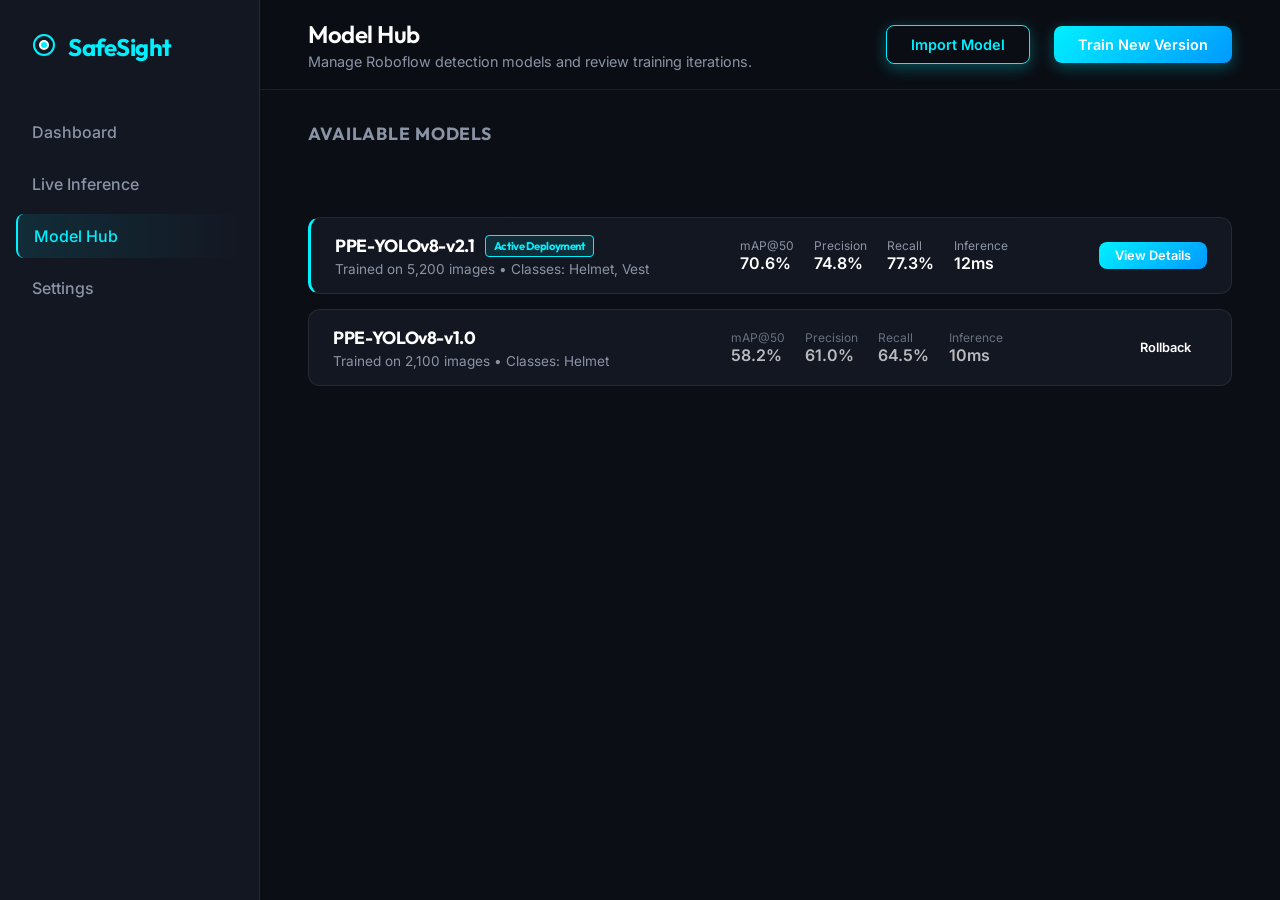
<file: model-hub.html>
<!DOCTYPE html>
<html lang="en">
<head>
    <meta charset="UTF-8">
    <meta name="viewport" content="width=device-width, initial-scale=1.0">
    <title>Model Hub - PPE Safety</title>
    <link rel="preconnect" href="https://fonts.googleapis.com">
    <link rel="preconnect" href="https://fonts.gstatic.com" crossorigin>
    <link href="https://fonts.googleapis.com/css2?family=Inter:wght@300;400;500;600;700&family=Outfit:wght@500;600;700&display=swap" rel="stylesheet">
    <link rel="stylesheet" href="index.css">
    <style>
        .model-list { display: flex; flex-direction: column; gap: 15px; }
        .model-row { 
            background: var(--bg-card); border: 1px solid var(--border-color);
            padding: 1rem 1.5rem; border-radius: 12px; display: flex; justify-content: space-between;
            align-items: center; transition: var(--transition-fast);
        }
        .model-row:hover { background: var(--bg-card-hover); cursor: pointer; }
        .model-info h4 { font-size: 1.1rem; margin-bottom: 4px; display: flex; align-items: center; gap: 10px; }
        .model-info p { color: var(--text-secondary); font-size: 0.85rem; }
        .model-stats { display: flex; gap: 20px; }
        .stat-item { display: flex; flex-direction: column;  }
        .stat-label { font-size: 0.75rem; color: var(--text-secondary); }
        .stat-val { font-weight: 600; color: var(--text-primary); }
        .active-badge { background: rgba(0, 240, 255, 0.1); color: var(--accent-cyan); padding: 3px 8px; border-radius: 4px; font-size: 0.7rem; border: 1px solid var(--accent-cyan); }
    </style>
</head>
<body>
    <div class="app-container">
        <!-- Sidebar Navigation -->
        <nav class="sidebar">
            <div class="brand">
                <div class="logo">
                    <svg viewBox="0 0 24 24" width="24" height="24" fill="none" stroke="currentColor" stroke-width="2">
                        <circle cx="12" cy="12" r="10" stroke="#00F0FF" />
                        <circle cx="12" cy="12" r="4" fill="#00F0FF" />
                    </svg>
                </div>
                <h2>SafeSight</h2>
            </div>
            <ul class="nav-links">
                <li><a href="index.html">Dashboard</a></li>
                <li><a href="live-inference.html">Live Inference</a></li>
                <li class="active"><a href="model-hub.html">Model Hub</a></li>
                <li><a href="settings.html">Settings</a></li>
            </ul>
        </nav>

        <main class="main-content">
            <header class="header">
                <div class="title-area">
                    <h1>Model Hub</h1>
                    <p class="subtitle">Manage Roboflow detection models and review training iterations.</p>
                </div>
                <div class="header-actions">
                    <button class="primary-btn" style="background: transparent; border: 1px solid var(--accent-cyan); color: var(--accent-cyan);">Import Model</button>
                    <button class="primary-btn">Train New Version</button>
                </div>
            </header>

            <div class="content-grid" style="padding-top: 2rem;">
                <h3 class="section-title">Available Models</h3>
                
                <div class="model-list">
                    <div class="model-row" style="border-left: 3px solid var(--accent-cyan);">
                        <div class="model-info">
                            <h4>PPE-YOLOv8-v2.1 <span class="active-badge">Active Deployment</span></h4>
                            <p>Trained on 5,200 images • Classes: Helmet, Vest</p>
                        </div>
                        <div class="model-stats">
                            <div class="stat-item"><span class="stat-label">mAP@50</span><span class="stat-val">70.6%</span></div>
                            <div class="stat-item"><span class="stat-label">Precision</span><span class="stat-val">74.8%</span></div>
                            <div class="stat-item"><span class="stat-label">Recall</span><span class="stat-val">77.3%</span></div>
                            <div class="stat-item"><span class="stat-label">Inference</span><span class="stat-val">12ms</span></div>
                        </div>
                        <div class="model-actions">
                            <button class="primary-btn" style="padding: 0.4rem 1rem; font-size: 0.8rem; box-shadow: none;">View Details</button>
                        </div>
                    </div>

                    <div class="model-row">
                        <div class="model-info">
                            <h4>PPE-YOLOv8-v1.0</h4>
                            <p>Trained on 2,100 images • Classes: Helmet</p>
                        </div>
                        <div class="model-stats" style="opacity: 0.7;">
                            <div class="stat-item"><span class="stat-label">mAP@50</span><span class="stat-val">58.2%</span></div>
                            <div class="stat-item"><span class="stat-label">Precision</span><span class="stat-val">61.0%</span></div>
                            <div class="stat-item"><span class="stat-label">Recall</span><span class="stat-val">64.5%</span></div>
                            <div class="stat-item"><span class="stat-label">Inference</span><span class="stat-val">10ms</span></div>
                        </div>
                        <div class="model-actions">
                            <button class="primary-btn" style="padding: 0.4rem 1rem; font-size: 0.8rem; background: var(--bg-surface); color: var(--text-primary); box-shadow: none;">Rollback</button>
                        </div>
                    </div>
                </div>
            </div>
        </main>
    </div>
</body>
</html>
</file>
<file: index.css>
/* =========================================
   Design System Variables
========================================= */
:root {
    /* Color Palette */
    --bg-dark: #0B0E14;
    --bg-surface: #131722;
    --bg-card: rgba(26, 31, 43, 0.6);
    --bg-card-hover: rgba(33, 40, 56, 0.8);
    
    --text-primary: #FFFFFF;
    --text-secondary: #8B94A6;
    
    /* Brand & Accents */
    --accent-cyan: #00F0FF;
    --accent-green: #00E676;
    --accent-purple: #B25AFF;
    --accent-orange: #FF8F00;
    --accent-danger: #FF2A5F;
    
    /* Borders & Shadows */
    --border-color: rgba(255, 255, 255, 0.08);
    --shadow-sm: 0 4px 12px rgba(0, 0, 0, 0.2);
    --shadow-neon: 0 0 20px rgba(0, 240, 255, 0.15);
    
    /* Typography */
    --font-heading: 'Outfit', sans-serif;
    --font-body: 'Inter', sans-serif;
    
    /* Transitions */
    --transition-fast: 0.2s cubic-bezier(0.4, 0, 0.2, 1);
    --transition-smooth: 0.4s cubic-bezier(0.16, 1, 0.3, 1);
}

/* =========================================
   Reset & Base
========================================= */
* {
    margin: 0;
    padding: 0;
    box-sizing: border-box;
}

body {
    background-color: var(--bg-dark);
    color: var(--text-primary);
    font-family: var(--font-body);
    min-height: 100vh;
    overflow-x: hidden;
}

h1, h2, h3, h4, h5, h6 {
    font-family: var(--font-heading);
    letter-spacing: -0.02em;
}

/* =========================================
   Layout
========================================= */
.app-container {
    display: flex;
    min-height: 100vh;
}

/* Sidebar */
.sidebar {
    width: 260px;
    background-color: var(--bg-surface);
    border-right: 1px solid var(--border-color);
    padding: 2rem 0;
    display: flex;
    flex-direction: column;
}

.brand {
    padding: 0 2rem;
    display: flex;
    align-items: center;
    gap: 12px;
    margin-bottom: 3rem;
}

.brand h2 {
    font-size: 1.5rem;
    color: var(--accent-cyan);
    font-weight: 700;
}

.nav-links {
    list-style: none;
    display: flex;
    flex-direction: column;
    gap: 0.5rem;
}

.nav-links li {
    padding: 0 1rem;
}

.nav-links a {
    text-decoration: none;
    color: var(--text-secondary);
    padding: 0.75rem 1rem;
    border-radius: 8px;
    display: block;
    transition: var(--transition-fast);
    font-weight: 500;
}

.nav-links a:hover {
    color: var(--text-primary);
    background-color: rgba(255, 255, 255, 0.05);
}

.nav-links li.active a {
    color: var(--accent-cyan);
    background: linear-gradient(90deg, rgba(0, 240, 255, 0.1) 0%, transparent 100%);
    border-left: 2px solid var(--accent-cyan);
}

/* Main Content */
.main-content {
    flex: 1;
    display: flex;
    flex-direction: column;
}

.header {
    height: 90px;
    padding: 0 3rem;
    display: flex;
    align-items: center;
    justify-content: space-between;
    border-bottom: 1px solid var(--border-color);
    background: rgba(11, 14, 20, 0.8);
    backdrop-filter: blur(12px);
    position: sticky;
    top: 0;
    z-index: 10;
}

.title-area h1 {
    font-size: 1.5rem;
    font-weight: 600;
    margin-bottom: 4px;
}

.title-area .subtitle {
    color: var(--text-secondary);
    font-size: 0.9rem;
}

.header-actions {
    display: flex;
    align-items: center;
    gap: 1.5rem;
}

.primary-btn {
    background: linear-gradient(135deg, var(--accent-cyan) 0%, #0099FF 100%);
    color: #fff;
    border: none;
    padding: 0.6rem 1.5rem;
    border-radius: 8px;
    font-weight: 600;
    font-family: var(--font-body);
    font-size: 0.9rem;
    cursor: pointer;
    box-shadow: 0 4px 15px rgba(0, 240, 255, 0.3);
    transition: var(--transition-fast);
}

.primary-btn:hover {
    transform: translateY(-2px);
    box-shadow: 0 6px 20px rgba(0, 240, 255, 0.4);
}

.profile img {
    border-radius: 50%;
    width: 40px;
    height: 40px;
    border: 2px solid var(--border-color);
}

.content-grid {
    padding: 2.5rem 3rem;
    display: flex;
    flex-direction: column;
    gap: 3rem;
}

/* =========================================
   Metrics Section
========================================= */
.section-title {
    font-size: 1.1rem;
    color: var(--text-secondary);
    text-transform: uppercase;
    letter-spacing: 0.05em;
    margin-bottom: 1.5rem;
}

.metrics-grid {
    display: grid;
    grid-template-columns: repeat(auto-fit, minmax(220px, 1fr));
    gap: 1.5rem;
}

.metric-card {
    background-color: var(--bg-card);
    border: 1px solid var(--border-color);
    border-radius: 16px;
    padding: 1.5rem;
    display: flex;
    align-items: center;
    gap: 1rem;
    transition: var(--transition-smooth);
    position: relative;
    overflow: hidden;
    backdrop-filter: blur(10px);
}

/* The glowing line effect at top of card */
.metric-card::before {
    content: '';
    position: absolute;
    top: 0;
    left: 0;
    right: 0;
    height: 2px;
    background: transparent;
    transition: var(--transition-smooth);
}

.metric-card:hover {
    background-color: var(--bg-card-hover);
    transform: translateY(-4px);
    box-shadow: var(--shadow-sm);
}

.metric-card[data-hover-glow="cyan"]:hover::before {
    background: var(--accent-cyan);
    box-shadow: 0 0 10px var(--accent-cyan);
}
.metric-card[data-hover-glow="green"]:hover::before {
    background: var(--accent-green);
    box-shadow: 0 0 10px var(--accent-green);
}
.metric-card[data-hover-glow="purple"]:hover::before {
    background: var(--accent-purple);
    box-shadow: 0 0 10px var(--accent-purple);
}
.metric-card[data-hover-glow="orange"]:hover::before {
    background: var(--accent-orange);
    box-shadow: 0 0 10px var(--accent-orange);
}

.metric-info {
    display: flex;
    flex-direction: column;
}

.metric-label {
    font-size: 0.85rem;
    color: var(--text-secondary);
    margin-bottom: 0.25rem;
}

.metric-value {
    font-size: 2rem;
    font-weight: 700;
    color: var(--text-primary);
}
.metric-value .unit {
    font-size: 1rem;
    margin-left: 2px;
    color: var(--text-secondary);
}

/* =========================================
   Comparison Section (Concepts)
========================================= */
.comparison-cards {
    display: grid;
    grid-template-columns: 1fr 1fr;
    gap: 2rem;
}

.chart-card, .feed-card {
    background-color: var(--bg-card);
    border: 1px solid var(--border-color);
    border-radius: 16px;
    padding: 1.5rem;
    display: flex;
    flex-direction: column;
}

.chart-header, .feed-header {
    display: flex;
    justify-content: space-between;
    align-items: center;
    margin-bottom: 1.5rem;
}

.badge.warning {
    background-color: rgba(255, 143, 0, 0.1);
    color: var(--accent-orange);
    padding: 4px 10px;
    border-radius: 12px;
    font-size: 0.75rem;
    font-weight: 600;
    border: 1px solid rgba(255, 143, 0, 0.2);
}

.live-indicator {
    display: flex;
    align-items: center;
    gap: 6px;
    color: var(--accent-danger);
    font-size: 0.8rem;
    font-weight: 700;
    letter-spacing: 0.05em;
}

.live-indicator .dot {
    width: 8px;
    height: 8px;
    background-color: var(--accent-danger);
    border-radius: 50%;
    animation: pulse 1.5s infinite;
}

@keyframes pulse {
    0% { transform: scale(0.95); box-shadow: 0 0 0 0 rgba(255, 42, 95, 0.7); }
    70% { transform: scale(1); box-shadow: 0 0 0 6px rgba(255, 42, 95, 0); }
    100% { transform: scale(0.95); box-shadow: 0 0 0 0 rgba(255, 42, 95, 0); }
}

/* Base style for chart via JS later */
.bar-chart-container {
    flex: 1;
    min-height: 250px;
    display: flex;
    align-items: flex-end;
    gap: 15px;
    justify-content: space-around;
    padding: 20px 10px 0;
    border-bottom: 1px solid var(--border-color);
    border-left: 1px solid var(--border-color);
    position: relative;
    background: linear-gradient(to top, rgba(255,255,255,0.02) 1px, transparent 1px);
    background-size: 100% 50px;
}

/* Feed Mock Video Area */
.video-container {
    flex: 1;
    background: #000;
    border-radius: 8px;
    position: relative;
    overflow: hidden;
    min-height: 250px;
}

.mock-video {
    width: 100%;
    height: 100%;
    background-image: url('https://images.unsplash.com/photo-1541888081682-3d8dcaaa7e02?q=80&w=800&auto=format&fit=crop');
    background-size: cover;
    background-position: center;
    position: relative;
    filter: brightness(0.7) contrast(1.2);
}

.bounding-box {
    position: absolute;
    border: 2px solid var(--accent-green);
    background: rgba(0, 230, 118, 0.1);
    box-shadow: 0 0 10px rgba(0, 230, 118, 0.3);
}

.bounding-box .label {
    position: absolute;
    top: -24px;
    left: -2px;
    background: var(--accent-green);
    color: #000;
    font-size: 0.7rem;
    font-weight: 700;
    padding: 2px 6px;
    white-space: nowrap;
}

.scanning-beam {
    position: absolute;
    top: 0;
    left: 0;
    width: 100%;
    height: 2px;
    background: var(--accent-cyan);
    box-shadow: 0 0 15px 2px var(--accent-cyan);
    animation: scan 4s linear infinite;
    opacity: 0.6;
}

@keyframes scan {
    0% { top: 0%; opacity: 0; }
    10% { opacity: 0.6; }
    90% { opacity: 0.6; }
    100% { top: 100%; opacity: 0; }
}
</file>
